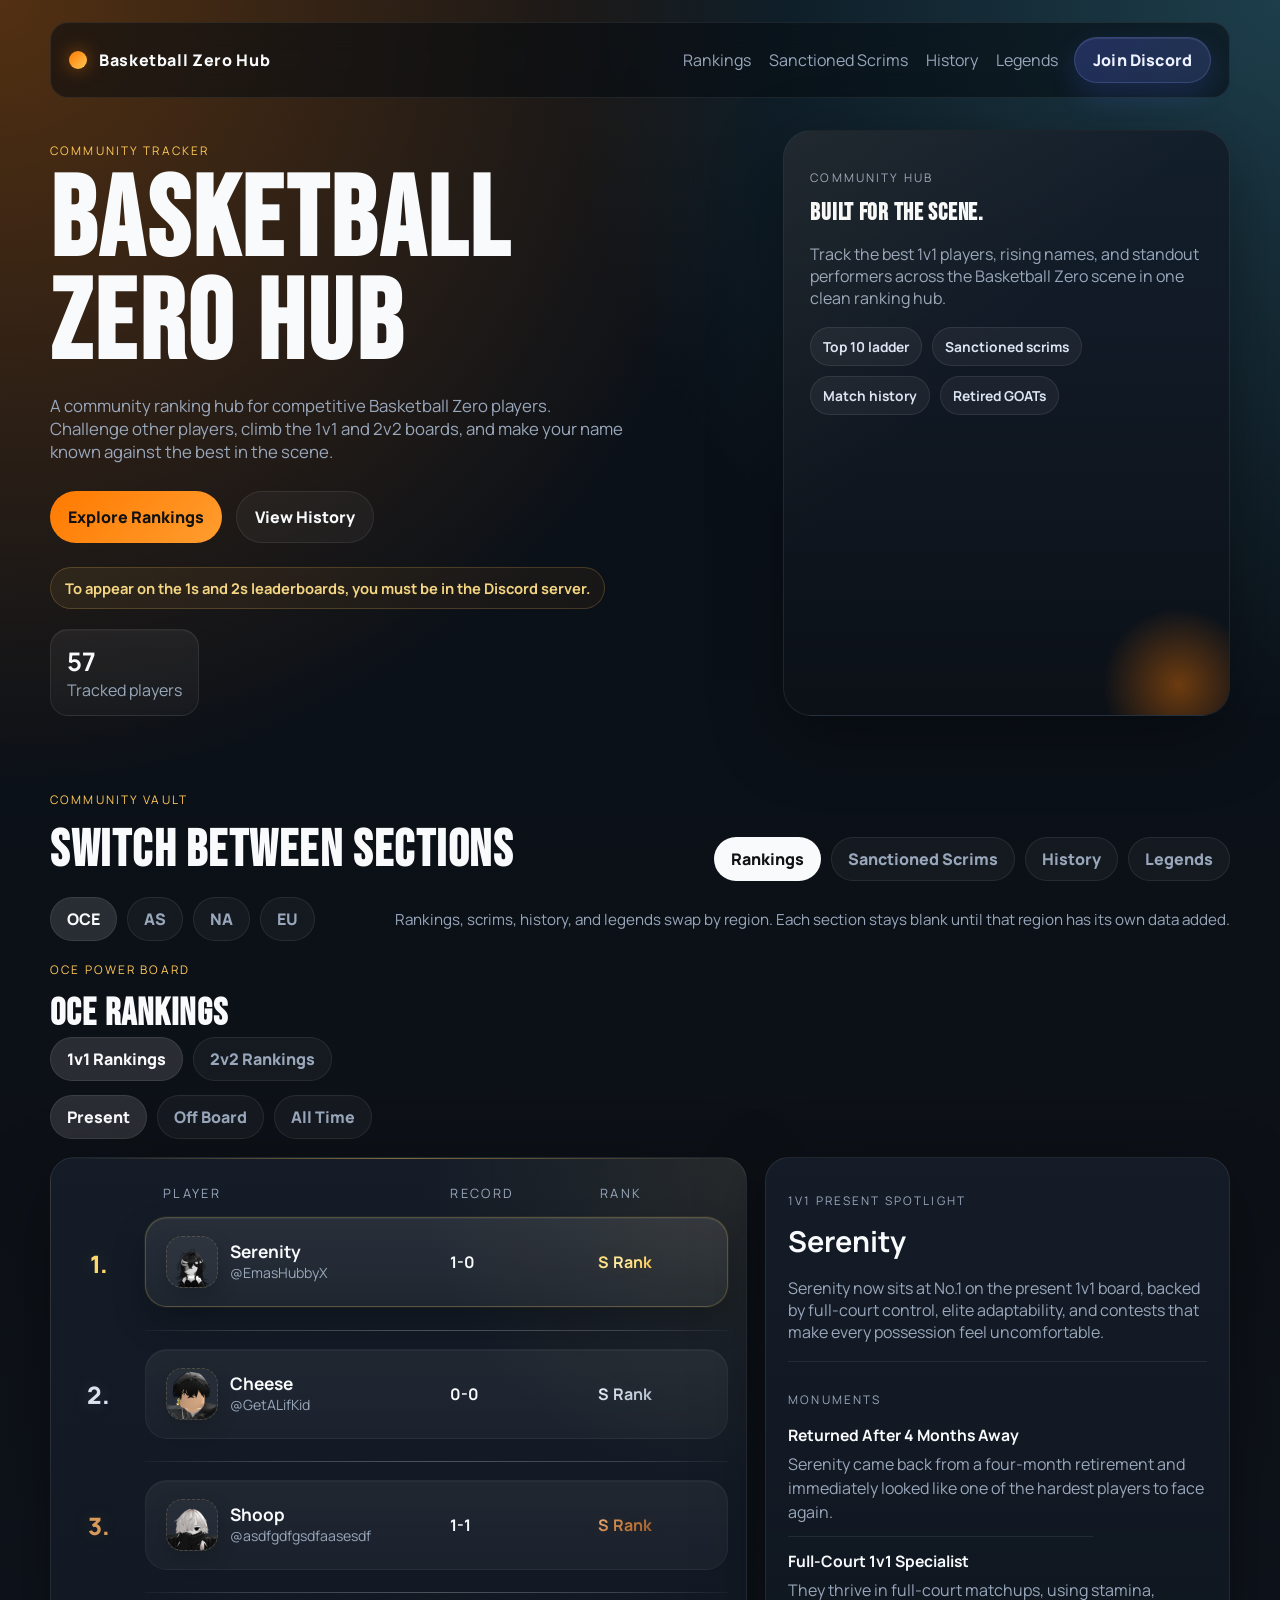
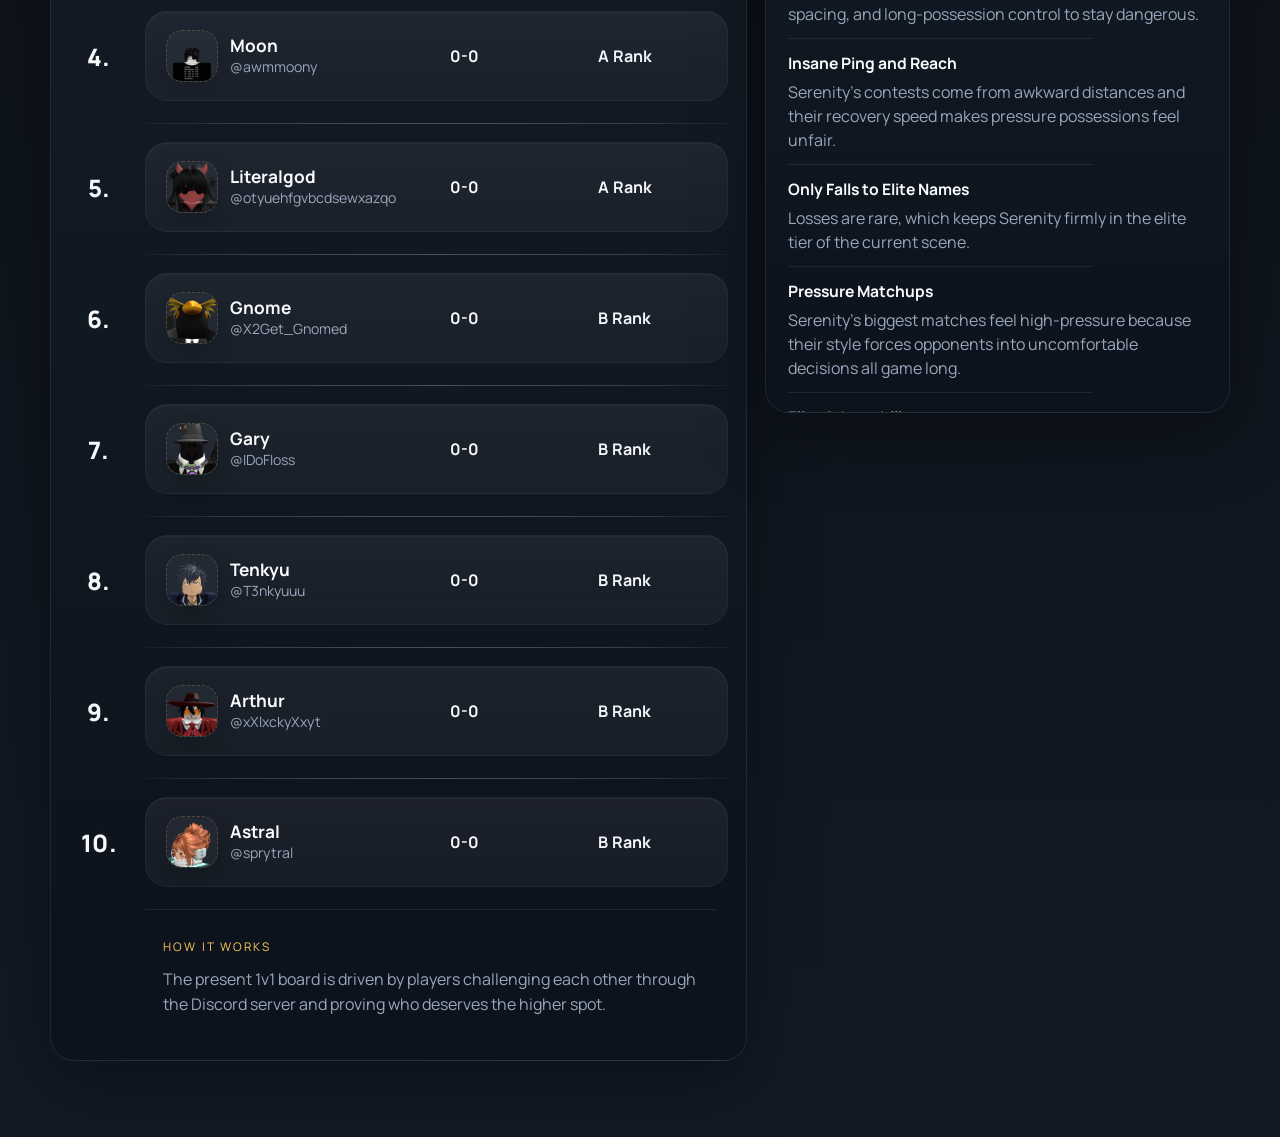
<file: index.html>
<!doctype html>
<html lang="en">
  <head>
    <meta charset="UTF-8" />
    <meta name="viewport" content="width=device-width, initial-scale=1.0" />
    <title>Basketball Zero Hub</title>
    <meta
      name="description"
      content="Basketball Zero Hub is a community ranking hub for competitive 1v1 and 2v2 players. Climb the leaderboards, earn off-board recognition, and prove yourself against the best."
    />
    <meta property="og:type" content="website" />
    <meta property="og:site_name" content="Basketball Zero Hub" />
    <meta property="og:title" content="Basketball Zero Hub" />
    <meta
      property="og:description"
      content="Climb the 1v1 and 2v2 leaderboards, earn off-board recognition, and prove yourself against the best in Basketball Zero."
    />
    <meta property="og:url" content="https://basketballzerohub.netlify.app/" />
    <meta
      property="og:image"
      content="https://basketballzerohub.netlify.app/assets/bzh-preview-v2.png"
    />
    <meta property="og:image:alt" content="Basketball Zero Hub preview image" />
    <meta name="twitter:card" content="summary_large_image" />
    <meta name="twitter:title" content="Basketball Zero Hub" />
    <meta
      name="twitter:description"
      content="Climb the 1v1 and 2v2 leaderboards, earn off-board recognition, and prove yourself against the best in Basketball Zero."
    />
    <meta
      name="twitter:image"
      content="https://basketballzerohub.netlify.app/assets/bzh-preview-v2.png"
    />
    <link rel="icon" type="image/png" sizes="32x32" href="/favicon-32.png?v=4" />
    <link rel="icon" type="image/png" sizes="192x192" href="/favicon-192.png?v=4" />
    <link rel="icon" type="image/png" href="/favicon.png?v=4" />
    <link rel="shortcut icon" href="/favicon.png?v=4" />
    <link rel="apple-touch-icon" sizes="180x180" href="/apple-touch-icon.png?v=4" />
    <link rel="preconnect" href="https://fonts.googleapis.com" />
    <link rel="preconnect" href="https://fonts.gstatic.com" crossorigin />
    <link
      href="https://fonts.googleapis.com/css2?family=Bebas+Neue&family=Manrope:wght@400;500;700;800&display=swap"
      rel="stylesheet"
    />
    <link rel="stylesheet" href="styles.css" />
  </head>
  <body>
    <div class="page-shell">
      <header class="hero">
        <nav class="topbar">
          <div class="brand">
            <span class="brand-ball"></span>
            <span>Basketball Zero Hub</span>
          </div>
          <div class="topbar-actions">
          <div class="nav-links">
            <a href="#hub" data-tab-link="rankings">Rankings</a>
            <a href="#hub" data-tab-link="scrims">Sanctioned Scrims</a>
            <a href="#hub" data-tab-link="history">History</a>
            <a href="#hub" data-tab-link="legends">Legends</a>
          </div>
            <a
              class="discord-link"
              href="https://discord.gg/92YBtFmEA5"
              target="_blank"
              rel="noreferrer"
              aria-label="Join Discord server"
            >
              Join Discord
            </a>
          </div>
        </nav>

        <div class="hero-grid">
          <section class="hero-copy">
            <p class="eyebrow">Community tracker</p>
            <h1>Basketball Zero Hub</h1>
            <p class="hero-text">
              A community ranking hub for competitive Basketball Zero players.
              Challenge other players, climb the 1v1 and 2v2 boards, and make
              your name known against the best in the scene.
            </p>
            <div class="hero-actions">
              <a class="button primary" href="#hub" data-tab-link="rankings">Explore Rankings</a>
              <a class="button ghost" href="#hub" data-tab-link="history">View History</a>
            </div>
            <div class="access-note">
              To appear on the 1s and 2s leaderboards, you must be in the Discord server.
            </div>
            <div class="hero-stats">
              <article>
                <strong id="trackedPlayersCount">37</strong>
                <span>Tracked players</span>
              </article>
            </div>
          </section>

          <aside class="hero-panel">
            <div class="panel-glow"></div>
            <p class="mini-label">Community Hub</p>
            <h2 id="heroPanelTitle" class="hero-panel-rotating">Built for the scene.</h2>
            <p id="heroPanelDescription" class="hero-panel-rotating">
              Track the best 1v1 players, rising names, and standout performers
              across the Basketball Zero scene in one clean ranking hub.
            </p>
            <div class="hero-panel-pills">
              <span>Top 10 ladder</span>
              <span>Sanctioned scrims</span>
              <span>Match history</span>
              <span>Retired GOATs</span>
            </div>
          </aside>
        </div>
      </header>

      <main>
        <section class="section tab-section" id="hub">
          <div class="section-heading">
            <div>
              <p class="eyebrow">Community vault</p>
              <h2>Switch Between Sections</h2>
            </div>
            <div class="tab-switcher">
              <button class="tab-button active" data-tab="rankings">Rankings</button>
              <button class="tab-button" data-tab="scrims">Sanctioned Scrims</button>
              <button class="tab-button" data-tab="history">History</button>
              <button class="tab-button" data-tab="legends">Legends</button>
            </div>
          </div>

          <div class="region-switcher-wrap">
            <div class="subtab-switcher">
              <button class="subtab-button active" data-region-tab="OCE">OCE</button>
              <button class="subtab-button" data-region-tab="AS">AS</button>
              <button class="subtab-button" data-region-tab="NA">NA</button>
              <button class="subtab-button" data-region-tab="EU">EU</button>
            </div>
            <p class="region-note">
              Rankings, scrims, history, and legends swap by region. Each section stays blank until that region has its own data added.
            </p>
          </div>

          <div class="tab-panel active" data-panel="rankings">
            <div class="panel-header">
              <div>
                <p class="eyebrow"><span data-region-name>OCE</span> power board</p>
                <h3><span data-region-name>OCE</span> Rankings</h3>
              </div>
            </div>
            <div class="region-shared-content">

            <div class="subtab-switcher">
              <button class="subtab-button active" data-switch-group="mode" data-switch-target="ones">1v1 Rankings</button>
              <button class="subtab-button" data-switch-group="mode" data-switch-target="twos">2v2 Rankings</button>
            </div>

            <div class="subtab-panel active" data-switch-panel="mode" data-switch-value="ones">
              <div class="subtab-switcher nested-switcher">
                <button class="subtab-button active" data-switch-group="ones-era" data-switch-target="ones-present">Present</button>
                <button class="subtab-button" data-switch-group="ones-era" data-switch-target="ones-unranked">Off Board</button>
                <button class="subtab-button" data-switch-group="ones-era" data-switch-target="ones-alltime">All Time</button>
              </div>

              <div class="rankings-layout subtab-panel active" data-switch-panel="ones-era" data-switch-value="ones-present">
                <div class="leaderboard-card empty-state-card">
                  <div class="leaderboard-head">
                    <span>Player</span>
                    <span>Record</span>
                    <span>Rank</span>
                  </div>
                  <div class="leaderboard-rows">
                    <div class="rankings-entry-block">
                      <div class="ranking-number" aria-label="Number 1 rank">1.</div>
                      <article class="leaderboard-row active">
                        <div class="player-meta">
                          <img
                            class="avatar-slot avatar-image"
                            src="assets/serenity.webp"
                            alt="Serenity avatar"
                          />
                          <div>
                            <strong>Serenity</strong>
                            <span class="player-username">@EmasHubbyX</span>
                          </div>
                        </div>
                        <span>5k</span>
                        <span class="rank-tier rank-tier-gold">S Rank</span>
                      </article>
                    </div>
                    <div class="row-breakline"></div>
                    <div class="rankings-entry-block">
                      <div class="ranking-number" aria-label="Number 2 rank">2.</div>
                      <article class="leaderboard-row">
                        <div class="player-meta">
                          <img
                            class="avatar-slot avatar-image"
                            src="assets/Cheese.webp"
                            alt="Cheese avatar"
                          />
                          <div>
                            <strong>Cheese</strong>
                            <span class="player-username">@GetALifKid</span>
                          </div>
                        </div>
                        <span>9k+</span>
                        <span class="rank-tier rank-tier-silver">S Rank</span>
                      </article>
                    </div>
                    <div class="row-breakline"></div>
                    <div class="rankings-entry-block">
                      <div class="ranking-number" aria-label="Number 3 rank">3.</div>
                      <article class="leaderboard-row">
                        <div class="player-meta">
                          <img
                            class="avatar-slot avatar-image"
                            src="assets/shoop.webp"
                            alt="Shoop avatar"
                          />
                          <div>
                            <strong>Shoop</strong>
                            <span class="player-username">@asdfgdfgsdfaasesdf</span>
                          </div>
                        </div>
                        <span>10k+</span>
                        <span class="rank-tier rank-tier-bronze">S Rank</span>
                      </article>
                    </div>
                    <div class="row-breakline"></div>
                    <div class="rankings-entry-block">
                      <div class="ranking-number" aria-label="Number 4 rank">4.</div>
                      <article class="leaderboard-row">
                        <div class="player-meta">
                          <img
                            class="avatar-slot avatar-image"
                            src="assets/moon.webp"
                            alt="Moon avatar"
                          />
                          <div>
                            <strong>Moon</strong>
                            <span class="player-username">@awmmoony</span>
                          </div>
                        </div>
                        <span>N/A</span>
                        <span class="rank-tier rank-tier-plain">A Rank</span>
                      </article>
                    </div>
                    <div class="row-breakline"></div>
                    <div class="rankings-entry-block">
                      <div class="ranking-number" aria-label="Number 5 rank">5.</div>
                      <article class="leaderboard-row">
                        <div class="player-meta">
                          <img
                            class="avatar-slot avatar-image"
                            src="assets/literal.webp"
                            alt="Literalgod avatar"
                          />
                          <div>
                            <strong>Literalgod</strong>
                            <span class="player-username">@otyuehfgvbcdsewxazqo</span>
                          </div>
                        </div>
                        <span>N/A</span>
                        <span class="rank-tier rank-tier-plain">A Rank</span>
                      </article>
                    </div>
                    <div class="row-breakline"></div>
                    <div class="rankings-entry-block">
                      <div class="ranking-number" aria-label="Number 6 rank">6.</div>
                      <article class="leaderboard-row">
                        <div class="player-meta">
                          <img
                            class="avatar-slot avatar-image"
                            src="assets/gnome.webp"
                            alt="Gnome avatar"
                          />
                          <div>
                            <strong>Gnome</strong>
                            <span class="player-username">@X2Get_Gnomed</span>
                          </div>
                        </div>
                        <span>N/A</span>
                        <span class="rank-tier rank-tier-plain">B Rank</span>
                      </article>
                    </div>
                    <div class="row-breakline"></div>
                    <div class="rankings-entry-block">
                      <div class="ranking-number" aria-label="Number 7 rank">7.</div>
                      <article class="leaderboard-row">
                        <div class="player-meta">
                          <img
                            class="avatar-slot avatar-image"
                            src="assets/gary.webp"
                            alt="Gary avatar"
                          />
                          <div>
                            <strong>Gary</strong>
                            <span class="player-username">@IDoFloss</span>
                          </div>
                        </div>
                        <span>4k+</span>
                        <span class="rank-tier rank-tier-plain">B Rank</span>
                      </article>
                    </div>
                    <div class="row-breakline"></div>
                    <div class="rankings-entry-block">
                      <div class="ranking-number" aria-label="Number 8 rank">8.</div>
                      <article class="leaderboard-row">
                        <div class="player-meta">
                          <img
                            class="avatar-slot avatar-image"
                            src="assets/Tenkyu.webp"
                            alt="Tenkyu avatar"
                          />
                          <div>
                            <strong>Tenkyu</strong>
                            <span class="player-username">@T3nkyuuu</span>
                          </div>
                        </div>
                        <span>N/A</span>
                        <span class="rank-tier rank-tier-plain">B Rank</span>
                      </article>
                    </div>
                    <div class="row-breakline"></div>
                    <div class="rankings-entry-block">
                      <div class="ranking-number" aria-label="Number 9 rank">9.</div>
                      <article class="leaderboard-row">
                        <div class="player-meta">
                          <img
                            class="avatar-slot avatar-image"
                            src="assets/arthur.webp"
                            alt="Arthur avatar"
                          />
                          <div>
                            <strong>Arthur</strong>
                            <span class="player-username">@xXlxckyXxyt</span>
                          </div>
                        </div>
                        <span>N/A</span>
                        <span class="rank-tier rank-tier-plain">B Rank</span>
                      </article>
                    </div>
                    <div class="row-breakline"></div>
                    <div class="rankings-entry-block">
                      <div class="ranking-number" aria-label="Number 10 rank">10.</div>
                      <article class="leaderboard-row">
                        <div class="player-meta">
                          <img
                            class="avatar-slot avatar-image"
                            src="assets/astral.webp"
                            alt="Astral avatar"
                          />
                          <div>
                            <strong>Astral</strong>
                            <span class="player-username">@sprytral</span>
                          </div>
                        </div>
                        <span>N/A</span>
                        <span class="rank-tier rank-tier-plain">B Rank</span>
                      </article>
                    </div>
                    <div class="row-breakline"></div>
                  </div>
                  <div class="leaderboard-how">
                    <p class="mini-label">How it works</p>
                    <p>The present 1v1 board is driven by players challenging each other through the Discord server and proving who deserves the higher spot.</p>
                  </div>
              </div>

                <aside class="insight-card empty-state-card spotlight-fade">
                  <p class="mini-label">1v1 present spotlight</p>
                  <h3 id="spotlightName" class="spotlight-fade">Serenity</h3>
                  <p id="spotlightDescription" class="spotlight-fade">
                    Serenity now leads the reset present 1v1 board, standing at No.1 with elite control, oppressive contests, and a reputation as one of the toughest current matchups in the game.
                  </p>
                  <div class="avatar-preview monuments-preview spotlight-fade">
                    <p class="mini-label">Monuments</p>
                    <div id="monumentsList" class="monuments-list spotlight-fade"></div>
                  </div>
                </aside>
              </div>

              <div class="rankings-layout subtab-panel" data-switch-panel="ones-era" data-switch-value="ones-unranked">
                <div class="leaderboard-card empty-state-card">
                  <div class="leaderboard-head">
                    <span>Player</span>
                    <span>Record</span>
                    <span>Rank</span>
                  </div>
                  <div class="leaderboard-rows">
                    <div class="rankings-entry-block">
                      <div class="ranking-number" aria-label="Off-board player">-</div>
                      <article class="leaderboard-row active" data-offboard-player="Sabre">
                        <div class="player-meta">
                          <img
                            class="avatar-slot avatar-image"
                            src="assets/sabre.webp"
                            alt="Sabre avatar"
                          />
                          <div>
                            <strong>Sabre</strong>
                            <span class="player-username">@Xxdj_probroxX</span>
                          </div>
                        </div>
                        <span>N/A</span>
                        <span class="rank-tier rank-tier-plain">B Rank</span>
                      </article>
                    </div>
                    <div class="row-breakline"></div>
                    <div class="rankings-entry-block">
                      <div class="ranking-number" aria-label="Off-board player">-</div>
                      <article class="leaderboard-row" data-offboard-player="Eternos">
                        <div class="player-meta">
                          <img
                            class="avatar-slot avatar-image"
                            src="assets/eternos.webp"
                            alt="Eternos avatar"
                          />
                          <div>
                            <strong>Eternos</strong>
                            <span class="player-username">@jagermeister194</span>
                          </div>
                        </div>
                        <span>N/A</span>
                        <span class="rank-tier rank-tier-plain">B Rank</span>
                      </article>
                    </div>
                    <div class="row-breakline"></div>
                    <div class="rankings-entry-block">
                      <div class="ranking-number" aria-label="Off-board player">-</div>
                      <article class="leaderboard-row" data-offboard-player="Tier">
                        <div class="player-meta">
                          <img
                            class="avatar-slot avatar-image"
                            src="assets/Tier.webp"
                            alt="Tier avatar"
                          />
                          <div>
                            <strong>Tier</strong>
                            <span class="player-username">@Xtremebro4567</span>
                          </div>
                        </div>
                        <span>N/A</span>
                        <span class="rank-tier rank-tier-plain">B Rank</span>
                      </article>
                    </div>
                    <div class="row-breakline"></div>
                    <div class="rankings-entry-block">
                      <div class="ranking-number" aria-label="Off-board player">-</div>
                      <article class="leaderboard-row" data-offboard-player="Dio">
                        <div class="player-meta">
                          <img
                            class="avatar-slot avatar-image"
                            src="assets/dio.webp"
                            alt="Dio avatar"
                          />
                          <div>
                            <strong>Dio</strong>
                            <span class="player-username">@bekfestgod7</span>
                          </div>
                        </div>
                        <span>N/A</span>
                        <span class="rank-tier rank-tier-plain">C Rank</span>
                      </article>
                    </div>
                    <div class="row-breakline"></div>
                    <div class="rankings-entry-block">
                      <div class="ranking-number" aria-label="Off-board player">-</div>
                      <article class="leaderboard-row" data-offboard-player="idk">
                        <div class="player-meta">
                          <img
                            class="avatar-slot avatar-image"
                            src="assets/idk.webp"
                            alt="idk avatar"
                          />
                          <div>
                            <strong>idk</strong>
                            <span class="player-username">@superstylerockstar</span>
                          </div>
                        </div>
                        <span>N/A</span>
                        <span class="rank-tier rank-tier-plain">C Rank</span>
                      </article>
                    </div>
                    <div class="row-breakline"></div>
                    <div class="rankings-entry-block">
                      <div class="ranking-number" aria-label="Off-board player">-</div>
                      <article class="leaderboard-row" data-offboard-player="Tempest">
                        <div class="player-meta">
                          <img
                            class="avatar-slot avatar-image"
                            src="assets/tempest.webp"
                            alt="Tempest avatar"
                          />
                          <div>
                            <strong>Tempest</strong>
                            <span class="player-username">@Tempestsosuke</span>
                          </div>
                        </div>
                        <span>N/A</span>
                        <span class="rank-tier rank-tier-plain">D Rank</span>
                      </article>
                    </div>
                  </div>
                  <div class="leaderboard-how">
                    <p class="mini-label">How it works</p>
                    <p>The off-board pool tracks Discord players who are close to the main 1v1 leaderboard but have not claimed a top spot yet through challenges.</p>
                  </div>
                </div>

                <aside class="insight-card empty-state-card spotlight-fade">
                  <p class="mini-label">1v1 off-board spotlight</p>
                  <h3 id="offboardSpotlightName" class="spotlight-fade">Sabre</h3>
                  <p id="offboardSpotlightDescription" class="spotlight-fade">
                    Sabre is currently being tracked outside the main 1v1 leaderboard as a B Rank name in the off-board pool.
                  </p>
                  <div class="avatar-preview monuments-preview spotlight-fade">
                    <p class="mini-label">Notes</p>
                    <div id="offboardNotesList" class="monuments-list spotlight-fade"></div>
                  </div>
                </aside>
              </div>

              <div class="rankings-layout subtab-panel" data-switch-panel="ones-era" data-switch-value="ones-alltime">
                <div class="leaderboard-card empty-state-card">
                  <div class="leaderboard-head">
                    <span>Player</span>
                    <span>Record</span>
                    <span>Legacy Tier</span>
                  </div>
                  <div class="leaderboard-rows">
                    <div class="rankings-entry-block">
                      <div class="ranking-number" aria-label="Number 1 all-time rank">1.</div>
                      <article class="leaderboard-row" data-alltime-player="Cheese">
                        <div class="player-meta">
                          <img
                            class="avatar-slot avatar-image"
                            src="assets/Cheese.webp"
                            alt="Cheese avatar"
                          />
                          <div>
                            <strong>Cheese</strong>
                            <span class="player-username">@GetALifKid</span>
                          </div>
                        </div>
                        <span>9k</span>
                        <span class="rank-tier rank-tier-gold">GOAT Tier</span>
                      </article>
                    </div>
                    <div class="row-breakline"></div>
                    <div class="rankings-entry-block">
                      <div class="ranking-number" aria-label="Number 2 all-time rank">2.</div>
                      <article class="leaderboard-row" data-alltime-player="Pocoyo">
                        <div class="player-meta">
                          <img
                            class="avatar-slot avatar-image"
                            src="assets/Pocoyo.webp"
                            alt="Pocoyo avatar"
                          />
                          <div>
                            <strong>Pocoyo</strong>
                            <span class="player-username">@oyoyocoP</span>
                          </div>
                        </div>
                        <span>10k</span>
                        <span class="rank-tier rank-tier-gold">GOAT Tier</span>
                      </article>
                    </div>
                    <div class="row-breakline"></div>
                    <div class="rankings-entry-block">
                      <div class="ranking-number" aria-label="Number 3 all-time rank">3.</div>
                      <article class="leaderboard-row" data-alltime-player="Shoop">
                        <div class="player-meta">
                          <img
                            class="avatar-slot avatar-image"
                            src="assets/shoop.webp"
                            alt="Shoop avatar"
                          />
                          <div>
                            <strong>Shoop</strong>
                            <span class="player-username">@asdfgdfgsdfaasesdf</span>
                          </div>
                        </div>
                        <span>10k+</span>
                        <span class="rank-tier rank-tier-silver">Legend Tier</span>
                      </article>
                    </div>
                    <div class="row-breakline"></div>
                    <div class="rankings-entry-block">
                      <div class="ranking-number" aria-label="Number 4 all-time rank">4.</div>
                      <article class="leaderboard-row" data-alltime-player="Literalgod">
                        <div class="player-meta">
                          <img
                            class="avatar-slot avatar-image"
                            src="assets/literal.webp"
                            alt="Literalgod avatar"
                          />
                          <div>
                            <strong>Literalgod</strong>
                            <span class="player-username">@otyuehfgvbcdsewxazqo</span>
                          </div>
                        </div>
                        <span>N/A</span>
                        <span class="rank-tier rank-tier-silver">Legend Tier</span>
                      </article>
                    </div>
                    <div class="row-breakline"></div>
                    <div class="rankings-entry-block">
                      <div class="ranking-number" aria-label="Number 5 all-time rank">5.</div>
                      <article class="leaderboard-row active" data-alltime-player="Gary">
                        <div class="player-meta">
                          <img
                            class="avatar-slot avatar-image"
                            src="assets/gary.webp"
                            alt="Gary avatar"
                          />
                          <div>
                            <strong>Gary</strong>
                            <span class="player-username">@IDoFloss</span>
                          </div>
                        </div>
                        <span>4k+</span>
                        <span class="rank-tier rank-tier-silver">Legend Tier</span>
                      </article>
                    </div>
                  </div>
                  <div class="leaderboard-how">
                    <p class="mini-label">How it works</p>
                    <p>The all-time 1v1 board is a legacy ranking built from peak reputation, major wins, and how strong each player was at their best.</p>
                  </div>
                </div>

                <aside class="insight-card empty-state-card spotlight-fade">
                  <p class="mini-label">1v1 all-time spotlight</p>
                  <h3 id="alltimeSpotlightName" class="spotlight-fade">Gary</h3>
                  <p id="alltimeSpotlightDescription" class="spotlight-fade">
                    Gary sits at No.5 on the all-time 1v1 board, remembered for a prime built on elite hesitations, offensive pressure, and the ability to completely throw defenders off rhythm.
                  </p>
                  <div class="avatar-preview monuments-preview spotlight-fade">
                    <p class="mini-label">Monuments</p>
                    <div id="alltimeMonumentsList" class="monuments-list spotlight-fade"></div>
                  </div>
                </aside>
              </div>
            </div>

            <div class="subtab-panel" data-switch-panel="mode" data-switch-value="twos">
              <div class="subtab-switcher nested-switcher">
                <button class="subtab-button active" data-switch-group="twos-era" data-switch-target="twos-present">Present</button>
                <button class="subtab-button" data-switch-group="twos-era" data-switch-target="twos-unranked">Off Board</button>
                <button class="subtab-button" data-switch-group="twos-era" data-switch-target="twos-alltime">All Time</button>
              </div>

              <div class="rankings-layout subtab-panel active" data-switch-panel="twos-era" data-switch-value="twos-present">
                <div class="leaderboard-card empty-state-card">
                  <div class="leaderboard-head">
                    <span>Team</span>
                    <span>Record</span>
                    <span>Rank</span>
                  </div>
                  <div class="leaderboard-rows">
                    <div class="rankings-entry-block">
                      <div class="ranking-number" aria-label="Number 1 duo rank">1.</div>
                      <article class="leaderboard-row active" data-twos-player="Moon & Shoop">
                        <div class="player-meta duo-meta">
                          <div class="duo-avatars">
                            <img
                              class="avatar-slot avatar-image duo-avatar duo-avatar-front"
                              src="assets/moon.webp"
                              alt="Moon avatar"
                            />
                            <img
                              class="avatar-slot avatar-image duo-avatar duo-avatar-back"
                              src="assets/shoop.webp"
                              alt="Shoop avatar"
                            />
                          </div>
                          <div>
                            <strong>Moon &amp; Shoop</strong>
                            <span class="player-username">@awmmoony + @asdfgdfgsdfaasesdf</span>
                          </div>
                        </div>
                        <span>N/A</span>
                        <span class="rank-tier rank-tier-gold">S Rank</span>
                      </article>
                    </div>
                    <div class="row-breakline"></div>
                    <div class="rankings-entry-block">
                      <div class="ranking-number" aria-label="Number 2 duo rank">2.</div>
                      <article class="leaderboard-row" data-twos-player="Dio & Luckifan">
                        <div class="player-meta duo-meta">
                          <div class="duo-avatars">
                            <img
                              class="avatar-slot avatar-image duo-avatar duo-avatar-front"
                              src="assets/dio.webp"
                              alt="Dio avatar"
                            />
                            <img
                              class="avatar-slot avatar-image duo-avatar duo-avatar-back"
                              src="assets/lucki.webp"
                              alt="Luckifan avatar"
                            />
                          </div>
                          <div>
                            <strong>Dio &amp; Luckifan</strong>
                            <span class="player-username">@bekfestgod7 + @valyn_tine</span>
                          </div>
                        </div>
                        <span>N/A</span>
                        <span class="rank-tier rank-tier-silver">A Rank</span>
                      </article>
                    </div>
                    <div class="row-breakline"></div>
                    <div class="rankings-entry-block">
                      <div class="ranking-number" aria-label="Number 3 duo rank">3.</div>
                      <article class="leaderboard-row" data-twos-player="Ata & Lechu">
                        <div class="player-meta duo-meta">
                          <div class="duo-avatars">
                            <img
                              class="avatar-slot avatar-image duo-avatar duo-avatar-front"
                              src="assets/ata.webp"
                              alt="Ata avatar"
                            />
                            <img
                              class="avatar-slot avatar-image duo-avatar duo-avatar-back"
                              src="assets/lechu.webp"
                              alt="Lechu avatar"
                            />
                          </div>
                          <div>
                            <strong>Ata &amp; Lechu</strong>
                            <span class="player-username">@MasterDragon200009 + @LeonRMC0212</span>
                          </div>
                        </div>
                        <span>N/A</span>
                        <span class="rank-tier rank-tier-bronze">A Rank</span>
                      </article>
                    </div>
                  </div>
                  <div class="leaderboard-how">
                    <p class="mini-label">How it works</p>
                    <p>The present 2v2 board is about Discord duos challenging other duos for position and proving they belong higher than the teams above them.</p>
                  </div>
                </div>

                <aside class="insight-card empty-state-card spotlight-fade">
                  <p class="mini-label">2v2 present spotlight</p>
                  <h3 id="twosSpotlightName" class="spotlight-fade">Moon &amp; Shoop</h3>
                  <p id="twosSpotlightDescription" class="spotlight-fade">
                    Moon and Shoop now hold the No.1 2v2 spot, sitting at the top of the duo ladder as the current team to beat.
                  </p>
                  <div class="avatar-preview monuments-preview spotlight-fade">
                    <p class="mini-label">Duo Notes</p>
                    <div id="twosNotesList" class="monuments-list spotlight-fade"></div>
                  </div>
                </aside>
              </div>

              <div class="rankings-layout subtab-panel" data-switch-panel="twos-era" data-switch-value="twos-unranked">
                <div class="leaderboard-card empty-state-card">
                  <div class="leaderboard-head">
                    <span>Team</span>
                    <span>Record</span>
                    <span>Notes</span>
                  </div>
                  <div class="empty-state">
                    <h4>No off-board 2v2 teams yet</h4>
                  </div>
                  <div class="leaderboard-how">
                    <p class="mini-label">How it works</p>
                    <p>This section is for Discord duos that are being tracked just outside the main 2v2 board until they earn a stronger placement.</p>
                  </div>
                </div>

                <aside class="insight-card empty-state-card">
                  <p class="mini-label">2v2 off-board spotlight</p>
                  <h3>Waiting for data</h3>
                </aside>
              </div>

              <div class="rankings-layout subtab-panel" data-switch-panel="twos-era" data-switch-value="twos-alltime">
                <div class="leaderboard-card empty-state-card">
                  <div class="leaderboard-head">
                    <span>Team</span>
                    <span>Record</span>
                    <span>Legacy Tier</span>
                  </div>
                  <div class="leaderboard-rows">
                    <div class="rankings-entry-block">
                      <div class="ranking-number" aria-label="Number 1 all-time duo rank">1.</div>
                      <article class="leaderboard-row active" data-twos-alltime-player="Lucki & Umbra">
                        <div class="player-meta duo-meta">
                          <div class="duo-avatars">
                            <img
                              class="avatar-slot avatar-image duo-avatar duo-avatar-front"
                              src="assets/lucki.webp"
                              alt="Lucki avatar"
                            />
                            <img
                              class="avatar-slot avatar-image duo-avatar duo-avatar-back"
                              src="assets/umbra.webp"
                              alt="Umbra avatar"
                            />
                          </div>
                          <div>
                            <strong>Lucki &amp; Umbra</strong>
                            <span class="player-username">@valyn_tine + @Endbringerv</span>
                          </div>
                        </div>
                        <span>N/A</span>
                        <span class="rank-tier rank-tier-gold">GOAT Tier</span>
                      </article>
                    </div>
                    <div class="row-breakline"></div>
                    <div class="rankings-entry-block">
                      <div class="ranking-number" aria-label="Number 2 all-time duo rank">2.</div>
                      <article class="leaderboard-row" data-twos-alltime-player="Literalgod & Pocoyo">
                        <div class="player-meta duo-meta">
                          <div class="duo-avatars">
                            <img
                              class="avatar-slot avatar-image duo-avatar duo-avatar-front"
                              src="assets/literal.webp"
                              alt="Literalgod avatar"
                            />
                            <img
                              class="avatar-slot avatar-image duo-avatar duo-avatar-back"
                              src="assets/Pocoyo.webp"
                              alt="Pocoyo avatar"
                            />
                          </div>
                          <div>
                            <strong>Literalgod &amp; Pocoyo</strong>
                            <span class="player-username">@otyuehfgvbcdsewxazqo + @oyoyocoP</span>
                          </div>
                        </div>
                        <span>N/A</span>
                        <span class="rank-tier rank-tier-gold">GOAT Tier</span>
                      </article>
                    </div>
                  </div>
                  <div class="leaderboard-how">
                    <p class="mini-label">How it works</p>
                    <p>The all-time 2v2 board is a legacy ranking based on peak duo strength, reputation, and how much a pair defined its era.</p>
                  </div>
                </div>

                <aside class="insight-card empty-state-card spotlight-fade">
                  <p class="mini-label">2v2 all-time spotlight</p>
                  <h3 id="twosAlltimeSpotlightName" class="spotlight-fade">Lucki &amp; Umbra</h3>
                  <p id="twosAlltimeSpotlightDescription" class="spotlight-fade">
                    Lucki and Umbra now hold the No.1 all-time 2v2 spot, standing as the first GOAT-tier duo on the historic board.
                  </p>
                  <div class="avatar-preview monuments-preview spotlight-fade">
                    <p class="mini-label">Legacy Notes</p>
                    <div id="twosAlltimeNotesList" class="monuments-list spotlight-fade"></div>
                  </div>
                </aside>
              </div>
            </div>

            </div>
            <div class="region-empty-panel rankings-region-empty-panel">
              <div class="leaderboard-card empty-state-card">
                <div class="empty-state">
                  <div>
                    <h4>No <span data-region-name>OCE</span> rankings yet</h4>
                    <p>1v1, 2v2, off-board, and all-time boards for this region can be added here later.</p>
                  </div>
                </div>
              </div>
            </div>
          </div>

          <div class="tab-panel" data-panel="scrims">
            <div class="panel-header">
              <div>
                <p class="eyebrow"><span data-region-name>OCE</span> verified match tracking</p>
                <h3><span data-region-name>OCE</span> Sanctioned Scrims</h3>
              </div>
            </div>
            <div class="region-shared-content">

            <div class="rankings-layout">
              <div class="leaderboard-card empty-state-card">
                <div class="scrim-metric-switcher">
                  <button class="subtab-button active" data-scrim-metric="overall">Overall</button>
                  <button class="subtab-button" data-scrim-metric="activity">Games</button>
                  <button class="subtab-button" data-scrim-metric="defense">Defense</button>
                  <button class="subtab-button" data-scrim-metric="playmaking">Playmaking</button>
                  <button class="subtab-button" data-scrim-metric="offense">Offense</button>
                  <button class="subtab-button" data-scrim-metric="handles">Handles</button>
                </div>
                <div id="scrimStatModeSwitcher" class="scrim-stat-mode-switcher is-hidden" aria-label="Scrim stat mode">
                  <button class="subtab-button active" data-scrim-stat-mode="avg">AVG</button>
                  <button class="subtab-button" data-scrim-stat-mode="total">TOTAL</button>
                </div>
                <div class="leaderboard-head">
                  <span>Player</span>
                  <span id="scrimMetricLabel">OVR Rating</span>
                  <span>Rank</span>
                </div>
                <div id="scrimLeaderboardRows" class="leaderboard-rows"></div>
                <div class="leaderboard-how">
                  <p class="mini-label">How it works</p>
                  <p>Sanctioned scrim rankings are built from the visible scoreboard stats across every logged scrim on the site. OVR now pulls from per-game production too, with scoring weighted the heaviest, then blocks, then assists, then ankle breaks, so the overall board reflects consistency instead of raw volume alone. The extra tabs compare points, blocks, assists, and ankle breaks on a game-by-game basis across the logged scrims for that region.</p>
                </div>
              </div>

              <aside class="insight-card empty-state-card spotlight-fade">
                <p class="mini-label">Sanctioned scrims spotlight</p>
                <h3 id="scrimSpotlightName" class="spotlight-fade">Shoop</h3>
                <p id="scrimSpotlightDescription" class="spotlight-fade">
                  Shoop stayed one of the clearest scorers across the scrims and put up the single biggest point total from the logged games.
                </p>
                <div class="avatar-preview monuments-preview spotlight-fade">
                  <div id="scrimNotesList" class="monuments-list spotlight-fade"></div>
                </div>
              </aside>
            </div>
            </div>
            <div class="region-empty-panel">
              <div class="leaderboard-card empty-state-card">
                <div class="empty-state">
                  <div>
                    <h4>No <span data-region-name>OCE</span> sanctioned scrims yet</h4>
                    <p>Scrim leaderboards for this region will appear once region-specific sessions are logged.</p>
                  </div>
                </div>
              </div>
            </div>
          </div>

          <div class="tab-panel" data-panel="history">
            <div class="panel-header">
              <div>
                <p class="eyebrow"><span data-region-name>OCE</span> archived match records</p>
                <h3><span data-region-name>OCE</span> History</h3>
              </div>
            </div>
            <div class="region-shared-content">

            <div class="subtab-switcher nested-switcher">
              <button class="subtab-button active" data-switch-group="history-view" data-switch-target="history-ones">1v1</button>
              <button class="subtab-button" data-switch-group="history-view" data-switch-target="history-twos">2v2</button>
              <button class="subtab-button" data-switch-group="history-view" data-switch-target="history-scrims">Scrims</button>
            </div>

            <div class="rankings-layout subtab-panel active" data-switch-panel="history-view" data-switch-value="history-ones">
              <div class="leaderboard-card empty-state-card">
                <div class="leaderboard-head">
                  <span>1v1 History</span>
                </div>
                <div id="historyOnesSessionsList" class="leaderboard-rows"></div>
              </div>

              <aside class="insight-card empty-state-card spotlight-fade">
                <p class="mini-label">1v1 archive</p>
                <h3 id="historyOnesSessionName" class="spotlight-fade">No featured set selected</h3>
                <p id="historyOnesSessionDescription" class="spotlight-fade">
                  Featured 1v1 sets, rivalry matches, and important duel results can
                  appear here once they are added to the archive.
                </p>
                <div class="avatar-preview monuments-preview spotlight-fade">
                  <div id="historyOnesSessionImages"></div>
                  <div id="historyOnesSessionNotes" class="monuments-list spotlight-fade"></div>
                </div>
              </aside>
            </div>

            <div class="rankings-layout subtab-panel" data-switch-panel="history-view" data-switch-value="history-twos">
              <div class="leaderboard-card empty-state-card">
                <div class="leaderboard-head">
                  <span>2v2 History</span>
                </div>
                <div class="empty-state">
                  <div>
                    <h4>No 2v2 history yet</h4>
                  </div>
                </div>
              </div>

              <aside class="insight-card empty-state-card">
                <p class="mini-label">2v2 archive</p>
                <h3>No featured duo set selected</h3>
                <p>
                  Featured 2v2 sets, notable pairings, and important duo results can
                  appear here once they are added to the archive.
                </p>
              </aside>
            </div>

            <div class="rankings-layout history-scrims-layout subtab-panel" data-switch-panel="history-view" data-switch-value="history-scrims">
              <div class="leaderboard-card empty-state-card">
                <div class="leaderboard-head">
                  <span>Scrim Sessions</span>
                </div>
                <div id="historyScrimSessionsList" class="leaderboard-rows"></div>
              </div>

              <aside class="insight-card empty-state-card spotlight-fade">
                <p class="mini-label">Scrim history notes</p>
                <h3 id="historyScrimSessionName" class="spotlight-fade">Select a scrim session</h3>
                <p id="historyScrimSessionDescription" class="spotlight-fade">
                  Pick a logged scrim session to view the recorded notes and scoreboard images for that region.
                </p>
                <div class="avatar-preview monuments-preview spotlight-fade">
                  <div id="historyScrimSessionImages"></div>
                  <div id="historyScrimSessionNotes" class="monuments-list spotlight-fade"></div>
                </div>
              </aside>

            </div>
            </div>
            <div class="region-empty-panel">
              <div class="leaderboard-card empty-state-card">
                <div class="empty-state">
                  <div>
                    <h4>No <span data-region-name>OCE</span> history yet</h4>
                    <p>Archived 1v1s, 2v2s, and scrim records for this region can be added once they exist.</p>
                  </div>
                </div>
              </div>
            </div>
          </div>

          <div class="tab-panel" data-panel="legends">
            <div class="panel-header">
              <div>
                <p class="eyebrow"><span data-region-name>OCE</span> retired greats</p>
                <h3><span data-region-name>OCE</span> Legends</h3>
              </div>
            </div>
            <div class="region-oce-content">
            <div class="legend-grid">
              <a class="legend-card legend-link" href="legend-pocoyo.html">
                <p class="mini-label">GOAT legacy</p>
                <img
                  class="legend-avatar"
                  src="assets/Pocoyo.webp"
                  alt="Pocoyo avatar"
                />
                <h3>Pocoyo</h3>
                <p>One half of one of Basketball Zero's defining rivalries, remembered as a retired great whose skill matched the very best of his era.</p>
                <div class="legend-tags">
                  <span>Retired</span>
                  <span>GOAT talks</span>
                  <span>Cheese rival</span>
                </div>
              </a>
            </div>
            </div>
            <div class="region-empty-panel">
              <div class="leaderboard-card empty-state-card">
                <div class="empty-state">
                  <div>
                    <h4>No <span data-region-name>OCE</span> legends yet</h4>
                    <p>Retired GOATs and region-specific legends can be added here once that archive starts growing.</p>
                  </div>
                </div>
              </div>
            </div>
          </div>

        </section>
      </main>
    </div>

    <script src="script.js"></script>
  </body>
</html>
</file>
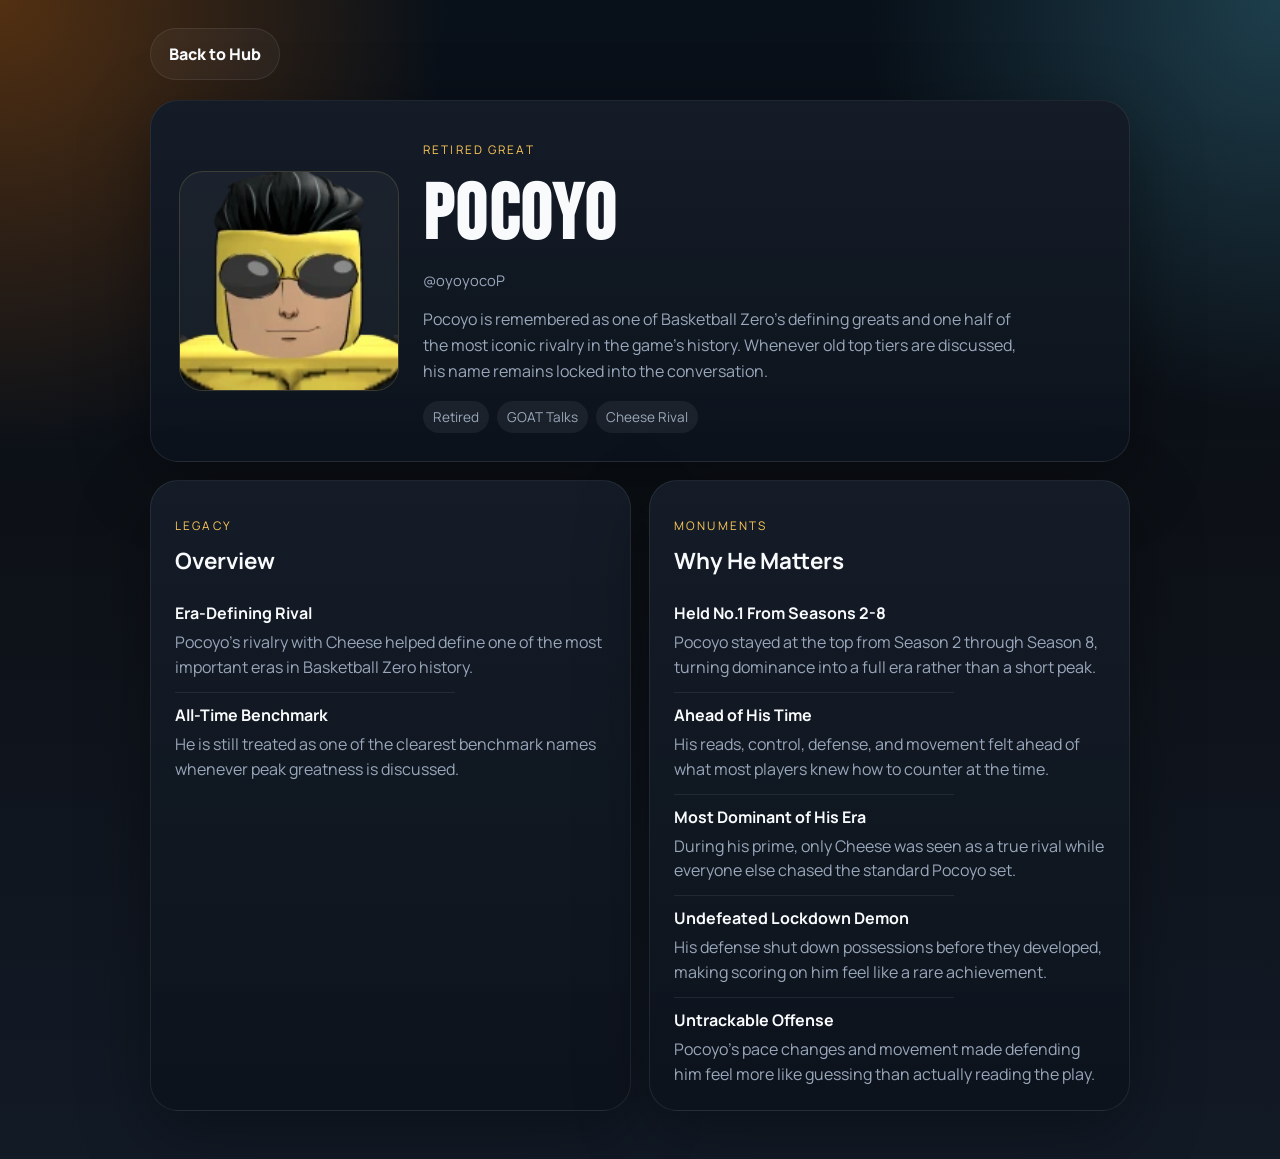
<file: legend-pocoyo.html>
<!doctype html>
<html lang="en">
  <head>
    <meta charset="UTF-8" />
    <meta name="viewport" content="width=device-width, initial-scale=1.0" />
    <title>Pocoyo | Basketball Zero Hub</title>
    <link rel="icon" type="image/png" sizes="32x32" href="/favicon-32.png?v=4" />
    <link rel="icon" type="image/png" sizes="192x192" href="/favicon-192.png?v=4" />
    <link rel="icon" type="image/png" href="/favicon.png?v=4" />
    <link rel="shortcut icon" href="/favicon.png?v=4" />
    <link rel="apple-touch-icon" sizes="180x180" href="/apple-touch-icon.png?v=4" />
    <link rel="preconnect" href="https://fonts.googleapis.com" />
    <link rel="preconnect" href="https://fonts.gstatic.com" crossorigin />
    <link
      href="https://fonts.googleapis.com/css2?family=Bebas+Neue&family=Manrope:wght@400;500;700;800&display=swap"
      rel="stylesheet"
    />
    <link rel="stylesheet" href="styles.css" />
  </head>
  <body>
    <main class="legend-page">
      <a class="button ghost legend-back" href="index.html#hub">Back to Hub</a>
      <section class="legend-hero-card">
        <div class="legend-hero-grid">
          <img
            class="legend-portrait"
            src="assets/Pocoyo.webp"
            alt="Pocoyo avatar"
          />
          <div>
            <p class="eyebrow">Retired Great</p>
            <h1>Pocoyo</h1>
            <p class="upcoming-username">@oyoyocoP</p>
            <p class="legend-copy">
              Pocoyo is remembered as one of Basketball Zero's defining greats and one
              half of the most iconic rivalry in the game's history. Whenever old top
              tiers are discussed, his name remains locked into the conversation.
            </p>
            <div class="legend-tags">
              <span>Retired</span>
              <span>GOAT Talks</span>
              <span>Cheese Rival</span>
            </div>
          </div>
        </div>
      </section>

      <section class="legend-sections">
        <article class="legend-section-card">
          <p class="mini-label">Legacy</p>
          <h2>Overview</h2>
          <div class="legend-list">
            <article>
              <h3>Era-Defining Rival</h3>
              <p>Pocoyo's rivalry with Cheese helped define one of the most important eras in Basketball Zero history.</p>
            </article>
            <article>
              <h3>All-Time Benchmark</h3>
              <p>He is still treated as one of the clearest benchmark names whenever peak greatness is discussed.</p>
            </article>
          </div>
        </article>

        <article class="legend-section-card">
          <p class="mini-label">Monuments</p>
          <h2>Why He Matters</h2>
          <div class="legend-list">
            <article>
              <h3>Held No.1 From Seasons 2-8</h3>
              <p>Pocoyo stayed at the top from Season 2 through Season 8, turning dominance into a full era rather than a short peak.</p>
            </article>
            <article>
              <h3>Ahead of His Time</h3>
              <p>His reads, control, defense, and movement felt ahead of what most players knew how to counter at the time.</p>
            </article>
            <article>
              <h3>Most Dominant of His Era</h3>
              <p>During his prime, only Cheese was seen as a true rival while everyone else chased the standard Pocoyo set.</p>
            </article>
            <article>
              <h3>Undefeated Lockdown Demon</h3>
              <p>His defense shut down possessions before they developed, making scoring on him feel like a rare achievement.</p>
            </article>
            <article>
              <h3>Untrackable Offense</h3>
              <p>Pocoyo's pace changes and movement made defending him feel more like guessing than actually reading the play.</p>
            </article>
          </div>
        </article>
      </section>
    </main>
  </body>
</html>
</file>
<file: styles.css>
:root {
  --bg: #0d1117;
  --bg-secondary: #111a24;
  --panel: rgba(16, 24, 34, 0.82);
  --panel-strong: #131f2d;
  --text: #f8fafc;
  --muted: #99a7bb;
  --orange: #ff7a00;
  --gold: #ffc857;
  --cyan: #68e1fd;
  --line: rgba(255, 255, 255, 0.08);
  --shadow: 0 20px 70px rgba(0, 0, 0, 0.35);
}

* {
  box-sizing: border-box;
}

html {
  scroll-behavior: smooth;
}

body {
  margin: 0;
  font-family: "Manrope", sans-serif;
  color: var(--text);
  background:
    radial-gradient(circle at top left, rgba(255, 122, 0, 0.3), transparent 26%),
    radial-gradient(circle at top right, rgba(104, 225, 253, 0.22), transparent 24%),
    linear-gradient(180deg, #081019 0%, #0d1117 45%, #121a26 100%);
  min-height: 100vh;
}

body.is-animating .spotlight-fade {
  opacity: 0;
  transform: translateY(8px);
}

body.is-transitioning .tab-panel.active,
body.is-transitioning .subtab-panel.active {
  animation-duration: 340ms;
}

a {
  color: inherit;
  text-decoration: none;
}

.page-shell {
  width: min(1180px, calc(100% - 32px));
  margin: 0 auto;
  padding-bottom: 48px;
}

.hero {
  padding: 22px 0 36px;
}

.topbar,
.hero-panel,
.leaderboard-card,
.insight-card,
.legend-card,
.timeline-list,
.timeline-feature {
  backdrop-filter: blur(14px);
}

.topbar {
  display: flex;
  align-items: center;
  justify-content: space-between;
  margin-bottom: 32px;
  padding: 14px 18px;
  border: 1px solid var(--line);
  border-radius: 18px;
  background: rgba(7, 12, 18, 0.55);
}

.brand {
  display: flex;
  align-items: center;
  gap: 12px;
  flex-shrink: 0;
  font-weight: 800;
  letter-spacing: 0.04em;
}

.brand-ball {
  width: 18px;
  height: 18px;
  border-radius: 50%;
  background: linear-gradient(135deg, var(--orange), var(--gold));
  box-shadow: 0 0 18px rgba(255, 122, 0, 0.5);
}

.nav-links {
  display: flex;
  gap: 18px;
  color: var(--muted);
}

.topbar-actions {
  display: flex;
  align-items: center;
  gap: 16px;
}

.discord-link {
  display: inline-flex;
  align-items: center;
  justify-content: center;
  padding: 11px 18px;
  border-radius: 999px;
  border: 1px solid rgba(140, 154, 255, 0.22);
  background: linear-gradient(135deg, rgba(88, 101, 242, 0.28), rgba(114, 137, 255, 0.18));
  color: #eef2ff;
  font-weight: 800;
  letter-spacing: 0.01em;
  box-shadow:
    0 12px 28px rgba(88, 101, 242, 0.18),
    inset 0 1px 0 rgba(255, 255, 255, 0.08);
  transition: transform 220ms ease, border-color 220ms ease, box-shadow 220ms ease, background 220ms ease;
}

.discord-link:hover {
  transform: translateY(-2px);
  border-color: rgba(170, 182, 255, 0.36);
  box-shadow:
    0 16px 32px rgba(88, 101, 242, 0.24),
    inset 0 1px 0 rgba(255, 255, 255, 0.1);
  background: linear-gradient(135deg, rgba(88, 101, 242, 0.36), rgba(114, 137, 255, 0.22));
}

.nav-links a:hover,
.filter:hover,
.timeline-item:hover {
  color: var(--text);
}

.hero-grid {
  display: grid;
  grid-template-columns: 1.35fr 0.85fr;
  gap: 24px;
  align-items: stretch;
}

.eyebrow,
.mini-label {
  text-transform: uppercase;
  letter-spacing: 0.18em;
  font-size: 0.74rem;
  color: var(--gold);
}

.hero-copy h1,
.section-heading h2,
.hero-panel h2 {
  margin: 0;
  font-family: "Bebas Neue", sans-serif;
  letter-spacing: 0.03em;
}

.hero-copy h1 {
  font-size: clamp(4rem, 9vw, 7rem);
  line-height: 0.92;
  max-width: 8ch;
}

.hero-text {
  max-width: 58ch;
  color: var(--muted);
  font-size: 1.05rem;
}

.hero-actions {
  display: flex;
  gap: 14px;
  margin: 28px 0;
}

.access-note {
  display: inline-flex;
  align-items: center;
  margin: -4px 0 20px;
  padding: 10px 14px;
  border-radius: 999px;
  border: 1px solid rgba(255, 200, 87, 0.2);
  background: linear-gradient(135deg, rgba(255, 200, 87, 0.08), rgba(255, 122, 0, 0.06));
  color: #f4d582;
  font-size: 0.92rem;
  font-weight: 700;
}

.button {
  display: inline-flex;
  align-items: center;
  justify-content: center;
  padding: 14px 18px;
  border-radius: 999px;
  font-weight: 800;
  transition: transform 220ms ease, background 220ms ease, border-color 220ms ease, box-shadow 220ms ease;
}

.button:hover {
  transform: translateY(-2px);
}

.button.primary {
  background: linear-gradient(135deg, var(--orange), #ff9d2f);
  color: #111;
}

.button.ghost {
  border: 1px solid var(--line);
  background: rgba(255, 255, 255, 0.04);
}

.hero-stats {
  display: flex;
  flex-wrap: wrap;
  gap: 16px;
}

.hero-stats article {
  min-width: 140px;
  padding: 14px 16px;
  border: 1px solid var(--line);
  border-radius: 18px;
  background: linear-gradient(180deg, rgba(255, 255, 255, 0.06), rgba(255, 255, 255, 0.03));
  box-shadow: inset 0 1px 0 rgba(255, 255, 255, 0.04);
}

.hero-stats strong {
  display: block;
  font-size: 1.6rem;
}

.hero-stats span,
.hero-panel p,
.insight-card p,
.timeline-feature p,
.legend-card p {
  color: var(--muted);
}

.hero-panel {
  position: relative;
  overflow: hidden;
  padding: 26px;
  border: 1px solid var(--line);
  border-radius: 28px;
  background:
    linear-gradient(180deg, rgba(19, 31, 45, 0.95), rgba(12, 17, 23, 0.92)),
    var(--panel);
  box-shadow: var(--shadow);
}

.hero-panel::before {
  content: "";
  position: absolute;
  inset: 0;
  background: linear-gradient(135deg, rgba(255, 216, 107, 0.06), transparent 42%);
  pointer-events: none;
}

.panel-glow {
  position: absolute;
  inset: auto -40px -60px auto;
  width: 180px;
  height: 180px;
  border-radius: 50%;
  background: radial-gradient(circle, rgba(255, 122, 0, 0.4), transparent 60%);
}

.score-card {
  display: grid;
  gap: 10px;
  margin-top: 20px;
}

.hero-panel-pills {
  display: flex;
  flex-wrap: wrap;
  gap: 10px;
  margin-top: 18px;
}

.hero-panel-pills span {
  padding: 9px 12px;
  border-radius: 999px;
  border: 1px solid rgba(255, 255, 255, 0.08);
  background: rgba(255, 255, 255, 0.05);
  color: #dbe4f3;
  font-size: 0.86rem;
  font-weight: 700;
}

.hero-panel-rotating {
  transition: opacity 260ms ease, transform 260ms ease;
}

.hero-panel-rotating.is-fading {
  opacity: 0;
  transform: translateY(6px);
}

.score-card div {
  display: flex;
  justify-content: space-between;
  padding: 14px 16px;
  border-radius: 16px;
  background: rgba(255, 255, 255, 0.05);
  border: 1px solid var(--line);
}

.section {
  padding: 28px 0;
}

.section-heading {
  display: flex;
  justify-content: space-between;
  align-items: end;
  gap: 18px;
  margin-bottom: 20px;
}

.section-heading h2 {
  font-size: clamp(2.3rem, 4vw, 3.5rem);
}

.panel-header h3 {
  margin: 0;
  font-family: "Bebas Neue", sans-serif;
  font-size: clamp(2rem, 3vw, 2.8rem);
  letter-spacing: 0.03em;
}

.tab-switcher {
  display: flex;
  flex-wrap: wrap;
  gap: 10px;
}

.subtab-switcher {
  display: flex;
  flex-wrap: wrap;
  gap: 10px;
  margin-bottom: 18px;
}

.region-switcher-wrap {
  display: flex;
  flex-wrap: wrap;
  align-items: center;
  justify-content: space-between;
  gap: 14px 18px;
  margin: -4px 0 20px;
}

.region-switcher-wrap .subtab-switcher {
  margin-bottom: 0;
}

.region-note {
  margin: 0;
  color: var(--muted);
  font-size: 0.95rem;
}

.region-empty-panel {
  display: none;
}

body[data-active-region]:not([data-active-region="OCE"]) .region-oce-content {
  display: none;
}

body[data-active-region="OCE"] [data-panel="rankings"] .region-shared-content,
body[data-active-region="AS"] [data-panel="rankings"] .region-shared-content,
body[data-active-region="NA"] [data-panel="rankings"] .region-shared-content,
body[data-active-region="EU"] [data-panel="rankings"] .region-shared-content,
body[data-active-region="OCE"] [data-panel="scrims"] .region-shared-content,
body[data-active-region="AS"] [data-panel="scrims"] .region-shared-content,
body[data-active-region="OCE"] [data-panel="history"] .region-shared-content,
body[data-active-region="AS"] [data-panel="history"] .region-shared-content {
  display: block;
}

body[data-active-region]:not([data-active-region="OCE"]):not([data-active-region="AS"]):not([data-active-region="NA"]):not([data-active-region="EU"]) [data-panel="rankings"] .region-shared-content,
body[data-active-region]:not([data-active-region="OCE"]):not([data-active-region="AS"]) [data-panel="scrims"] .region-shared-content,
body[data-active-region]:not([data-active-region="OCE"]):not([data-active-region="AS"]) [data-panel="history"] .region-shared-content {
  display: none;
}

body[data-active-region]:not([data-active-region="OCE"]):not([data-active-region="AS"]):not([data-active-region="NA"]):not([data-active-region="EU"]) [data-panel="rankings"] .region-empty-panel,
body[data-active-region]:not([data-active-region="OCE"]):not([data-active-region="AS"]) [data-panel="scrims"] .region-empty-panel,
body[data-active-region]:not([data-active-region="OCE"]):not([data-active-region="AS"]) [data-panel="history"] .region-empty-panel,
body[data-active-region]:not([data-active-region="OCE"]) [data-panel="legends"] .region-empty-panel {
  display: block;
}

.nested-switcher {
  margin-top: -4px;
}

.scrim-metric-switcher {
  display: flex;
  flex-wrap: wrap;
  gap: 10px;
  margin: 2px 0 12px 76px;
}

.scrim-stat-mode-switcher {
  display: flex;
  gap: 10px;
  margin: -2px 0 12px 76px;
}

.scrim-stat-mode-switcher.is-hidden {
  display: none;
}

.tab-button {
  border: 1px solid var(--line);
  background: rgba(255, 255, 255, 0.04);
  color: var(--muted);
  border-radius: 999px;
  padding: 10px 16px;
  cursor: pointer;
  font: inherit;
  font-weight: 800;
  transition: all 220ms ease;
}

.tab-button.active,
.tab-button:hover {
  background: var(--text);
  color: #111;
}

.tab-panel {
  display: none;
}

.tab-panel.active {
  display: block;
  animation: panelFade 280ms ease;
}

.tab-panel.active[data-motion="left"] {
  animation-name: panelSlideLeft;
}

.tab-panel.active[data-motion="right"] {
  animation-name: panelSlideRight;
}

.subtab-button {
  border: 1px solid var(--line);
  background: rgba(255, 255, 255, 0.04);
  color: var(--muted);
  border-radius: 999px;
  padding: 10px 16px;
  cursor: pointer;
  font: inherit;
  font-weight: 800;
  transition: all 220ms ease;
}

.subtab-button.active,
.subtab-button:hover {
  background: rgba(255, 255, 255, 0.12);
  color: var(--text);
}

.subtab-panel:not(.active) {
  display: none !important;
}

.subtab-panel.active {
  display: grid;
  animation: panelFade 280ms ease;
}

.subtab-panel.active[data-motion="left"] {
  animation-name: panelSlideLeft;
}

.subtab-panel.active[data-motion="right"] {
  animation-name: panelSlideRight;
}

.filters {
  display: flex;
  flex-wrap: wrap;
  gap: 10px;
}

.filter {
  border: 1px solid var(--line);
  background: rgba(255, 255, 255, 0.04);
  color: var(--muted);
  border-radius: 999px;
  padding: 10px 14px;
  cursor: pointer;
  font: inherit;
  transition: all 180ms ease;
}

.filter.active {
  background: var(--text);
  color: #111;
}

.rankings-layout,
.timeline-layout {
  display: grid;
  grid-template-columns: 1.2fr 0.8fr;
  gap: 18px;
  align-items: start;
}

.history-scrims-layout {
  grid-template-columns: 1.2fr 0.8fr;
}

.timeline-layout-single {
  grid-template-columns: 1fr;
}

.leaderboard-card,
.insight-card,
.timeline-list,
.timeline-feature,
.legend-card {
  border: 1px solid var(--line);
  border-radius: 24px;
  background:
    linear-gradient(180deg, rgba(20, 28, 40, 0.95), rgba(13, 19, 28, 0.98)),
    var(--panel);
  box-shadow: var(--shadow);
}

.leaderboard-card {
  padding: 18px 18px 22px;
  position: relative;
  overflow: hidden;
  background:
    radial-gradient(circle at top right, rgba(255, 216, 107, 0.08), transparent 20%),
    linear-gradient(180deg, rgba(20, 28, 40, 0.95), rgba(13, 19, 28, 0.98)),
    var(--panel);
}

.leaderboard-how {
  margin: 18px 12px 4px 76px;
  padding: 16px 18px;
  border-top: 1px solid rgba(255, 255, 255, 0.08);
  color: var(--muted);
}

.leaderboard-how p:last-child {
  margin: 0;
  line-height: 1.6;
}

.leaderboard-card::before {
  content: "";
  position: absolute;
  inset: 0 0 auto 0;
  height: 1px;
  background: linear-gradient(90deg, transparent, rgba(255, 200, 87, 0.45), transparent);
  pointer-events: none;
}

.empty-state-card {
  min-height: 280px;
}

.leaderboard-head,
.leaderboard-row {
  display: grid;
  grid-template-columns: 2fr 1fr 0.8fr;
  gap: 12px;
  align-items: center;
}

.leaderboard-head {
  padding: 8px 18px 16px;
  color: var(--muted);
  font-size: 0.8rem;
  text-transform: uppercase;
  letter-spacing: 0.18em;
  width: calc(100% - 76px);
  margin-left: 76px;
}

.leaderboard-row {
  padding: 18px 20px;
  border-radius: 22px;
  transition: background 220ms ease, transform 220ms ease, border-color 220ms ease, box-shadow 220ms ease;
  cursor: pointer;
  border: 1px solid rgba(255, 255, 255, 0.04);
  background:
    linear-gradient(180deg, rgba(255, 255, 255, 0.06), rgba(255, 255, 255, 0.04));
  box-shadow: inset 0 1px 0 rgba(255, 255, 255, 0.04);
}

.leaderboard-row:hover,
.leaderboard-row.active {
  background:
    linear-gradient(180deg, rgba(255, 255, 255, 0.09), rgba(255, 255, 255, 0.05));
  border-color: rgba(255, 216, 107, 0.14);
  box-shadow:
    inset 0 1px 0 rgba(255, 255, 255, 0.05),
    0 12px 30px rgba(0, 0, 0, 0.22);
  transform: translateY(-1px);
}

.leaderboard-row.active {
  border-color: rgba(255, 216, 107, 0.22);
  box-shadow:
    inset 0 1px 0 rgba(255, 255, 255, 0.06),
    0 16px 34px rgba(0, 0, 0, 0.24),
    0 0 0 1px rgba(255, 216, 107, 0.06);
}

.player-meta {
  display: flex;
  align-items: center;
  gap: 12px;
}

.duo-meta {
  gap: 16px;
}

.duo-avatars {
  display: grid;
  grid-template-columns: repeat(2, 1fr);
  align-items: center;
  gap: 8px;
  width: 112px;
  height: 52px;
  flex: 0 0 112px;
}

.duo-avatar {
  width: 50px;
  height: 50px;
  position: static;
}

.rank-badge {
  width: 38px;
  height: 38px;
  border-radius: 14px;
  display: grid;
  place-items: center;
  font-weight: 800;
  background: linear-gradient(135deg, rgba(255, 122, 0, 0.2), rgba(255, 200, 87, 0.2));
  color: var(--gold);
}

.avatar-slot,
.avatar-preview-image {
  border: 1px dashed rgba(255, 255, 255, 0.2);
  background: rgba(255, 255, 255, 0.04);
  color: var(--muted);
}

.avatar-fallback {
  display: grid;
  place-items: center;
  font-weight: 800;
  color: var(--text);
}

.avatar-slot {
  width: 52px;
  height: 52px;
  border-radius: 16px;
  border-color: rgba(255, 216, 107, 0.18);
  box-shadow: 0 8px 20px rgba(0, 0, 0, 0.18);
}

.player-meta strong {
  display: block;
  font-size: 1.08rem;
  line-height: 1.1;
}

.player-meta span,
.subtle {
  color: var(--muted);
  font-size: 0.88rem;
}

.insight-card,
.timeline-feature {
  padding: 22px;
}

.insight-card {
  height: fit-content;
  min-height: 0;
  position: sticky;
  top: 22px;
  align-self: start;
  max-height: calc(100vh - 44px);
  overflow: auto;
  transition: opacity 220ms ease, transform 220ms ease;
}

.empty-state {
  min-height: 220px;
  display: grid;
  place-items: center;
  text-align: center;
  padding: 24px;
}

.empty-state h4 {
  margin: 0 0 10px;
  font-size: 1.4rem;
}

.insight-card h3,
.timeline-feature h3 {
  margin: 8px 0 10px;
  font-size: 1.8rem;
}

.insight-stats {
  list-style: none;
  padding: 0;
  margin: 18px 0 0;
  display: grid;
  gap: 10px;
}

.insight-stats li {
  padding: 12px 14px;
  border-radius: 14px;
  background: rgba(255, 255, 255, 0.05);
}

.rankings-entry-block {
  display: grid;
  grid-template-columns: 60px 1fr;
  gap: 16px;
  align-items: center;
  position: relative;
  margin-bottom: 22px;
}

.rankings-entry-block::after {
  display: none;
}

.rankings-entry-block:last-child {
  margin-bottom: 0;
}

.rankings-entry-block:last-child::after {
  display: none;
}

.history-entry-block {
  grid-template-columns: 1fr;
  gap: 0;
}

.ranking-number {
  color: #f6f7fb;
  font-weight: 800;
  font-size: 1.5rem;
  text-align: center;
  letter-spacing: 0.01em;
  text-shadow: 0 0 18px rgba(255, 255, 255, 0.08);
}

.ranking-number.rank-number-gold {
  color: #ffd86b;
  text-shadow: 0 0 18px rgba(255, 200, 87, 0.2);
}

.ranking-number.rank-number-silver {
  color: #dbe3ef;
  text-shadow: 0 0 18px rgba(219, 227, 239, 0.18);
}

.ranking-number.rank-number-bronze {
  color: #d89a5a;
  text-shadow: 0 0 18px rgba(216, 154, 90, 0.16);
}

.tied-rank {
  font-size: 1.18rem;
  color: #d9e1ee;
  letter-spacing: 0.04em;
}

.rank-tier {
  font-weight: 800;
  -webkit-background-clip: text;
  background-clip: text;
  color: transparent;
  letter-spacing: 0.01em;
}

.rank-tier-gold {
  background-image: linear-gradient(135deg, #ffd86b 0%, #fff0a8 45%, #ffbf3c 100%);
  text-shadow: 0 0 18px rgba(255, 200, 87, 0.14);
}

.rank-tier-silver {
  background-image: linear-gradient(135deg, #eef3f8 0%, #cdd7e4 48%, #aeb9c8 100%);
  text-shadow: 0 0 16px rgba(220, 230, 245, 0.1);
}

.rank-tier-bronze {
  background-image: linear-gradient(135deg, #e9b17a 0%, #c98243 45%, #9f5a2a 100%);
  text-shadow: 0 0 16px rgba(201, 130, 67, 0.12);
}

.rank-tier-plain {
  color: #f3f6fb;
  background-image: none;
  text-shadow: none;
}

.leaderboard-row:nth-child(1) .player-meta strong,
.leaderboard-row:nth-child(2) .player-meta strong,
.leaderboard-row:nth-child(3) .player-meta strong,
.leaderboard-row:nth-child(4) .player-meta strong {
  text-shadow: 0 0 16px rgba(255, 255, 255, 0.04);
}

.row-breakline {
  display: block;
  height: 1px;
  margin: 8px 0 18px 76px;
  background: linear-gradient(
    90deg,
    rgba(255, 255, 255, 0.04) 0%,
    rgba(255, 255, 255, 0.18) 18%,
    rgba(255, 255, 255, 0.26) 50%,
    rgba(255, 255, 255, 0.18) 82%,
    rgba(255, 255, 255, 0.04) 100%
  );
  opacity: 0.95;
}

.leaderboard-rows > .row-breakline:last-child {
  display: none;
}

.avatar-preview {
  margin-top: 18px;
  border-top: 1px solid rgba(255, 255, 255, 0.08);
  padding-top: 18px;
}

.monuments-list {
  display: grid;
  gap: 12px;
}


.monument-item {
  padding: 14px 0 0;
  position: relative;
}

.monument-item:first-of-type {
  padding-top: 4px;
}

.monument-item::before {
  content: "";
  position: absolute;
  top: 0;
  left: 0;
  width: min(100%, 305px);
  height: 1px;
  background: rgba(255, 255, 255, 0.08);
}

.monument-item:first-of-type::before {
  display: none;
}

.monument-item h4 {
  margin: 0 0 6px;
  font-size: 0.98rem;
  color: var(--text);
}

.monument-item p {
  margin: 0;
  color: var(--muted);
  line-height: 1.5;
}

.avatar-preview-image {
  width: 100%;
  min-height: 220px;
  border-radius: 22px;
  margin-bottom: 12px;
  border: 1px solid rgba(255, 216, 107, 0.14);
  background: rgba(255, 255, 255, 0.04);
}

.history-image-link {
  display: block;
  width: 100%;
  padding: 0;
  border: 0;
  background: transparent;
  border-radius: 22px;
  cursor: pointer;
  transition: transform 220ms ease, filter 220ms ease;
}

.history-image-link:hover {
  transform: translateY(-2px);
  filter: brightness(1.04);
}

.history-image-link.active .history-thumbnail-image {
  border-color: rgba(255, 216, 107, 0.34);
  box-shadow: 0 0 0 1px rgba(255, 216, 107, 0.12);
}

.history-thumbnail-image {
  min-height: 84px;
  object-fit: cover;
}

.avatar-image {
  object-fit: cover;
  display: block;
}

.leaderboard-row > span,
.leaderboard-head > span:not(:first-child) {
  justify-self: start;
}

.leaderboard-row > span {
  font-weight: 700;
}

.legend-grid {
  display: grid;
  grid-template-columns: repeat(3, minmax(0, 1fr));
  gap: 18px;
}

.legend-card {
  position: relative;
  overflow: hidden;
  padding: 22px;
}

.legend-link {
  display: block;
  transition: transform 220ms ease, border-color 220ms ease, box-shadow 220ms ease;
}

.legend-link:hover {
  transform: translateY(-4px);
  border-color: rgba(255, 216, 107, 0.18);
  box-shadow: 0 18px 40px rgba(0, 0, 0, 0.28);
}

.legend-link:active {
  transform: translateY(-1px) scale(0.99);
}

.legend-link::after {
  content: "";
  position: absolute;
  inset: 0;
  background: linear-gradient(135deg, rgba(255, 216, 107, 0.08), transparent 45%);
  opacity: 0;
  transition: opacity 220ms ease;
  pointer-events: none;
}

.legend-link:hover::after {
  opacity: 1;
}

.legend-card::before {
  content: "";
  position: absolute;
  inset: -40% auto auto 55%;
  width: 160px;
  height: 160px;
  border-radius: 50%;
  background: radial-gradient(circle, rgba(104, 225, 253, 0.22), transparent 65%);
}

.legend-card h3 {
  margin: 8px 0 10px;
  font-size: 1.5rem;
}

.legend-avatar {
  width: 72px;
  height: 72px;
  border-radius: 18px;
  object-fit: cover;
  display: block;
  margin: 10px 0 12px;
  border: 1px solid rgba(255, 216, 107, 0.14);
  background: rgba(255, 255, 255, 0.04);
}

.upcoming-avatar {
  width: 72px;
  height: 72px;
  border-radius: 18px;
  object-fit: cover;
  display: block;
  margin: 10px 0 12px;
  border: 1px solid rgba(255, 216, 107, 0.14);
  background: rgba(255, 255, 255, 0.04);
}

.upcoming-username {
  margin-top: -2px;
  color: var(--muted);
  font-size: 0.92rem;
}

.legend-page {
  width: min(980px, calc(100% - 32px));
  margin: 0 auto;
  padding: 28px 0 48px;
  animation: pageFade 320ms ease;
}

.legend-back {
  display: inline-flex;
  margin-bottom: 20px;
}

.legend-hero-card,
.legend-section-card {
  border: 1px solid var(--line);
  border-radius: 28px;
  background:
    linear-gradient(180deg, rgba(20, 28, 40, 0.95), rgba(13, 19, 28, 0.98)),
    var(--panel);
  box-shadow: var(--shadow);
}

.legend-hero-card {
  padding: 28px;
}

.legend-hero-grid {
  display: grid;
  grid-template-columns: 220px 1fr;
  gap: 24px;
  align-items: center;
}

.legend-portrait {
  width: 100%;
  aspect-ratio: 1 / 1;
  border-radius: 24px;
  border: 1px solid rgba(255, 216, 107, 0.14);
  object-fit: cover;
  background: rgba(255, 255, 255, 0.04);
}

.legend-page h1 {
  margin: 6px 0 10px;
  font-family: "Bebas Neue", sans-serif;
  font-size: clamp(3rem, 6vw, 4.8rem);
  letter-spacing: 0.03em;
}

.legend-copy {
  max-width: 60ch;
  color: var(--muted);
  line-height: 1.65;
}

.legend-sections {
  display: grid;
  grid-template-columns: 1fr 1fr;
  gap: 18px;
  margin-top: 18px;
}

.legend-section-card {
  padding: 24px;
}

.legend-section-card h2 {
  margin: 8px 0 14px;
  font-size: 1.4rem;
}

.legend-list {
  display: grid;
  gap: 12px;
}

.legend-list article {
  padding-top: 12px;
  position: relative;
}

.legend-list article::before {
  content: "";
  position: absolute;
  top: 0;
  left: 0;
  width: min(100%, 280px);
  height: 1px;
  background: rgba(255, 255, 255, 0.08);
}

.legend-list article:first-child::before {
  display: none;
}

.legend-list h3 {
  margin: 0 0 6px;
  font-size: 1rem;
}

.legend-list p {
  margin: 0;
  color: var(--muted);
  line-height: 1.55;
}

.legend-tags {
  display: flex;
  flex-wrap: wrap;
  gap: 8px;
  margin-top: 16px;
}

.legend-tags span {
  padding: 7px 10px;
  border-radius: 999px;
  background: rgba(255, 255, 255, 0.06);
  font-size: 0.85rem;
  color: var(--muted);
}

.timeline-list {
  display: grid;
  gap: 12px;
  padding: 16px;
}

.timeline-item {
  padding: 16px;
  border-radius: 18px;
  cursor: pointer;
  border: 1px solid transparent;
  transition: all 220ms ease;
}

.timeline-item.active {
  background: rgba(255, 255, 255, 0.06);
  border-color: rgba(255, 200, 87, 0.25);
}

.timeline-item h3 {
  margin: 4px 0 6px;
}

.event-date {
  color: var(--gold);
}

@keyframes panelFade {
  from {
    opacity: 0;
    transform: translateY(8px);
  }

  to {
    opacity: 1;
    transform: translateY(0);
  }
}

@keyframes panelSlideLeft {
  from {
    opacity: 0;
    transform: translateX(22px);
  }

  to {
    opacity: 1;
    transform: translateX(0);
  }
}

@keyframes panelSlideRight {
  from {
    opacity: 0;
    transform: translateX(-22px);
  }

  to {
    opacity: 1;
    transform: translateX(0);
  }
}

@keyframes pageFade {
  from {
    opacity: 0;
    transform: translateY(10px);
  }

  to {
    opacity: 1;
    transform: translateY(0);
  }
}

@media (max-width: 960px) {
  .hero-grid,
  .rankings-layout,
  .timeline-layout,
  .legend-grid,
  .legend-sections,
  .legend-hero-grid {
    grid-template-columns: 1fr;
  }
}

@media (max-width: 700px) {
  .page-shell {
    width: min(100% - 20px, 1180px);
  }

  .topbar,
  .section-heading {
    flex-direction: column;
    align-items: flex-start;
  }

  .topbar-actions {
    width: 100%;
    flex-direction: column;
    align-items: flex-start;
  }

  .nav-links,
  .hero-actions,
  .hero-stats,
  .filters {
    width: 100%;
  }

  .nav-links,
  .hero-actions,
  .filters {
    flex-wrap: wrap;
  }

  .leaderboard-head,
  .leaderboard-row {
    grid-template-columns: 1.8fr 1fr 0.8fr;
    font-size: 0.92rem;
  }
}
</file>
